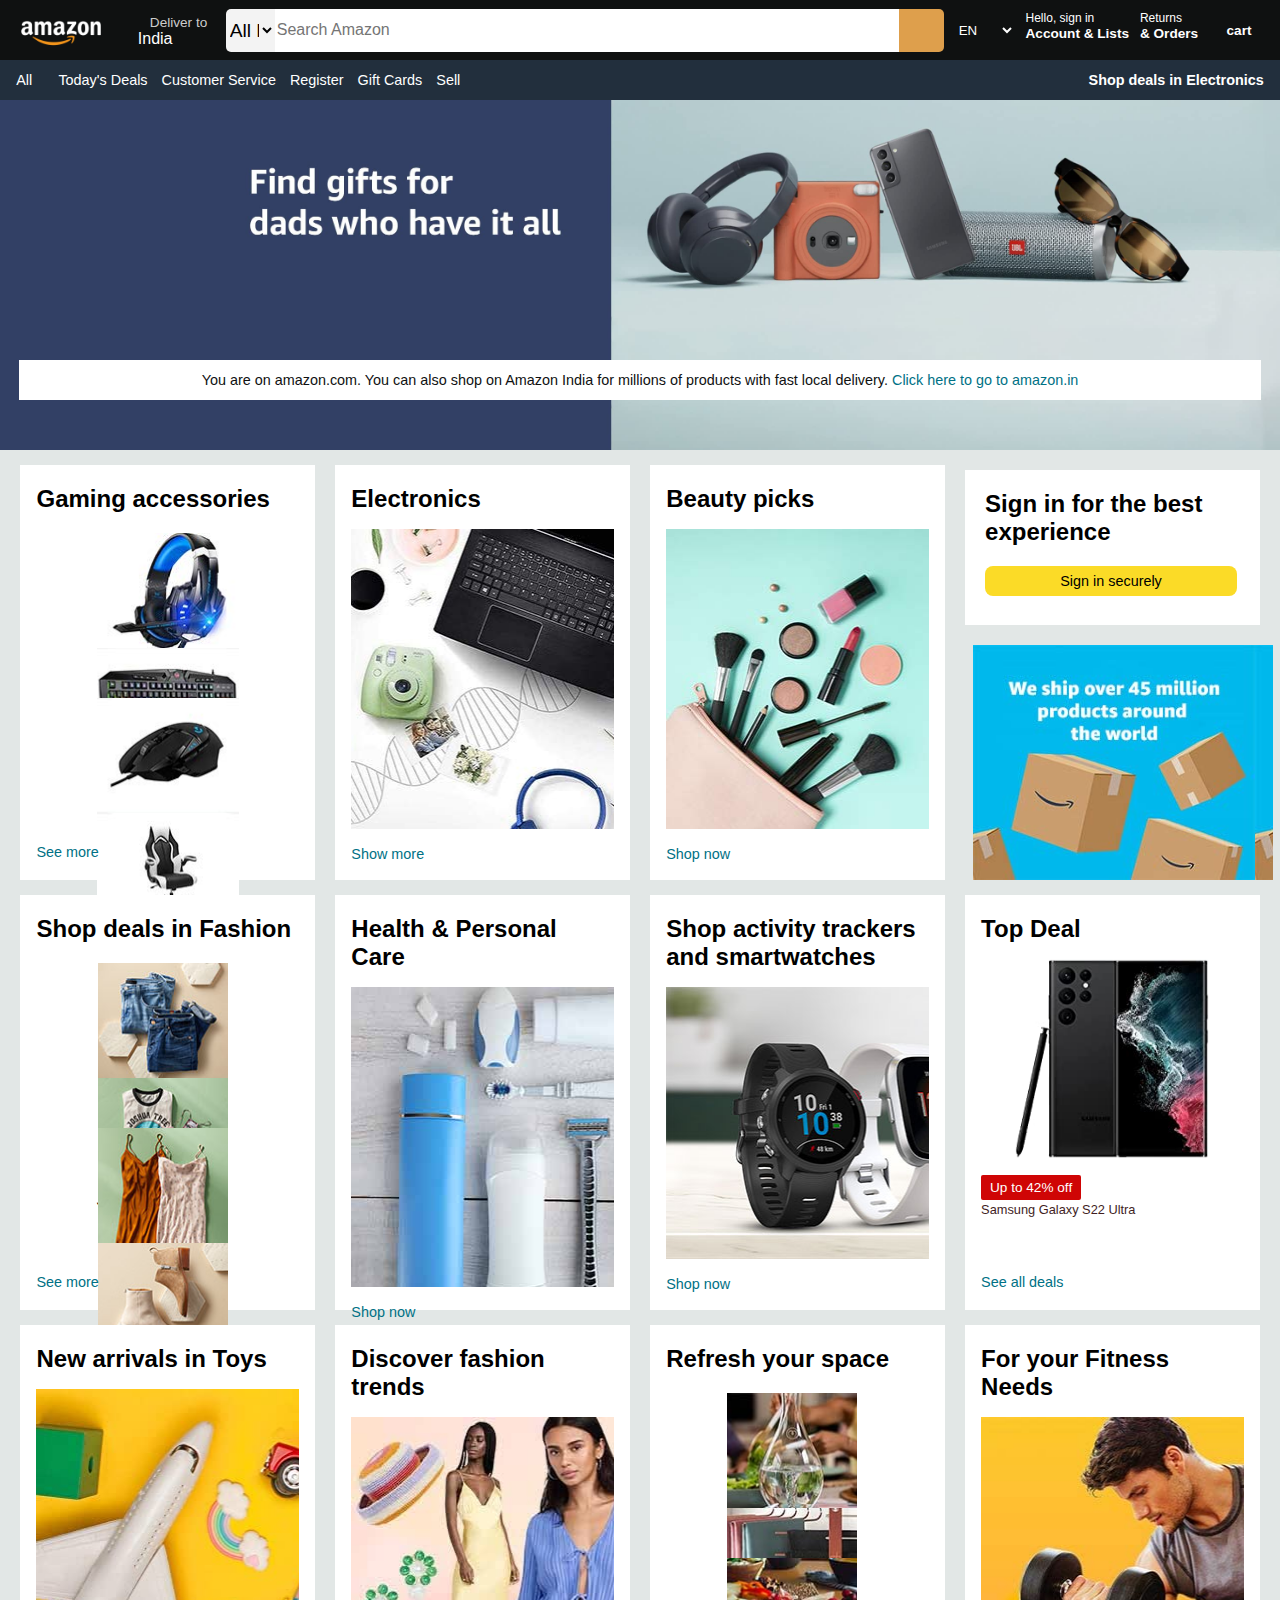
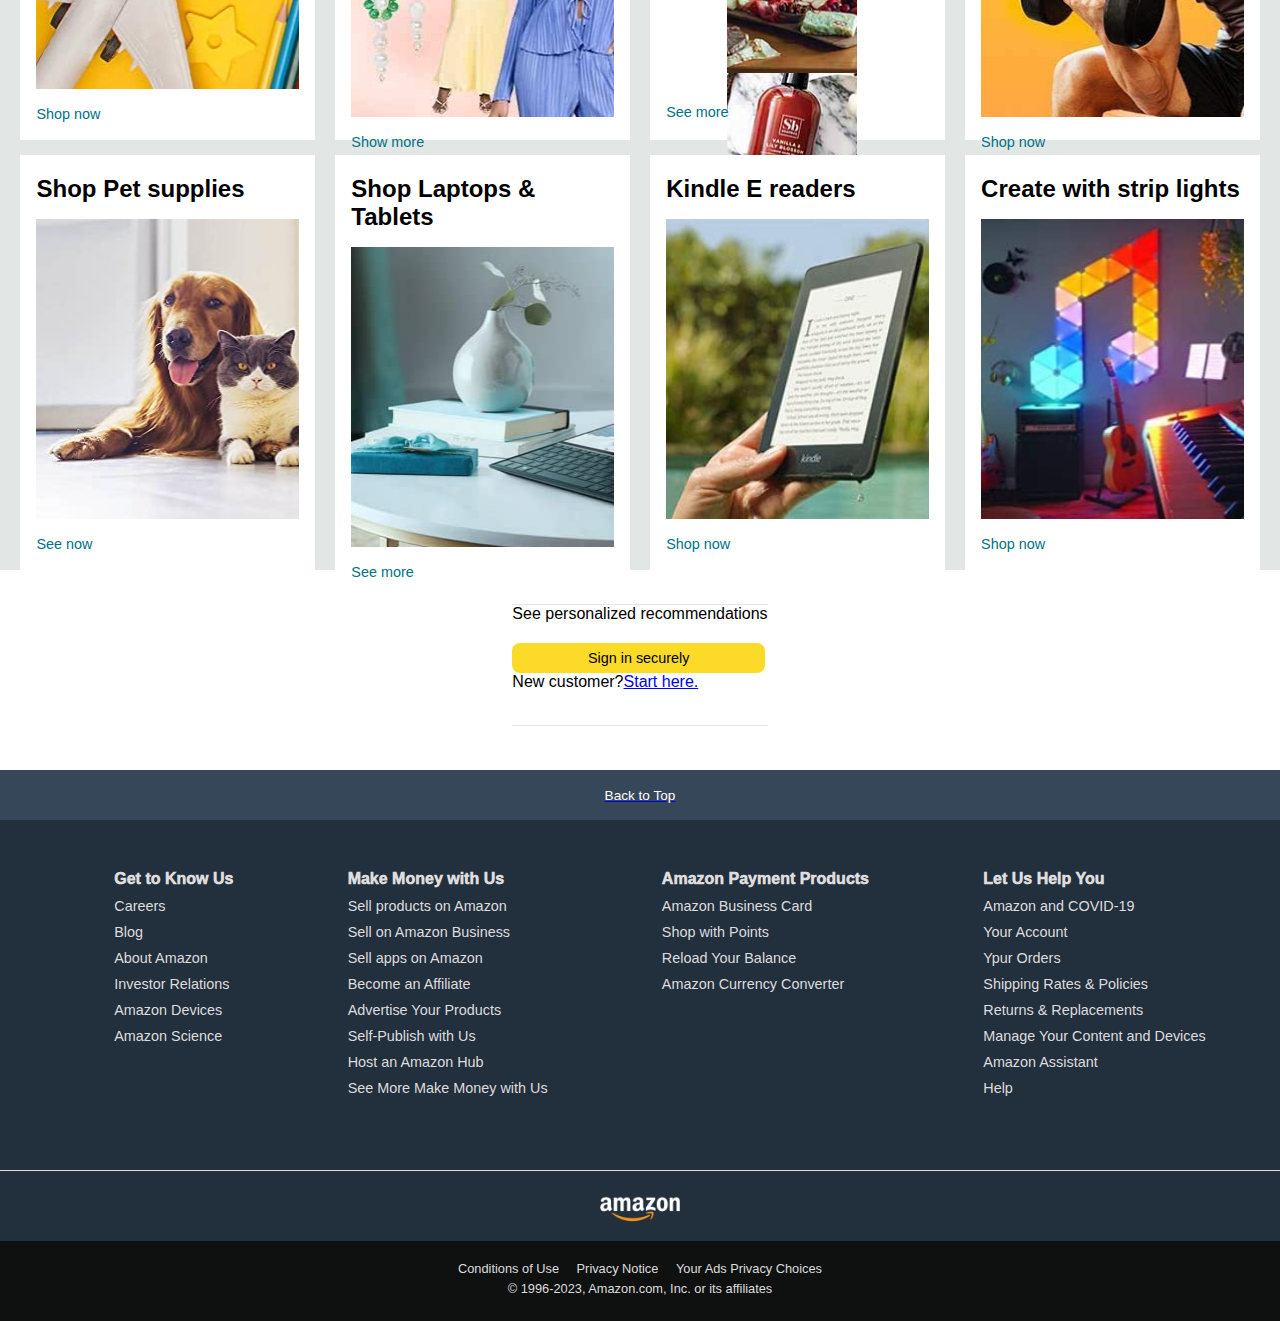
<file: index.html>
<!DOCTYPE html>
<html lang="en">
<head>
    <meta charset="UTF-8">
    <meta http-equiv="X-UA-Compatible" content="IE=edge">
    <meta name="viewport" content="width=device-width, initial-scale=1.0">
    <title>Amazon</title>
    <link rel="stylesheet" href="https://cdnjs.cloudflare.com/ajax/libs/font-awesome/6.4.0/css/all.min.css" integrity="sha512-iecdLmaskl7CVkqkXNQ/ZH/XLlvWZOJyj7Yy7tcenmpD1ypASozpmT/E0iPtmFIB46ZmdtAc9eNBvH0H/ZpiBw==" crossorigin="anonymous" referrerpolicy="no-referrer">
    <link rel="stylesheet" href="amazon.css">
</head>
<body>
    <header>
        <div class="navbar">
            <div class="nav-logo border">
                <div class="logo"></div>
            </div>
            <div class="nav-address border">
                <p class="deliver">Deliver to</p>
                <div class="add-icon">
                    <i class="fa-solid fa-location-dot"></i>
                    <p class="india">India</p>
                </div>
            </div>
            <div class="nav-search">
                <select class="search-select">
                    <option>All Departments</option>
                    <option>Arts&Crafts</option>
                    <option>Electronics</option>
                    <option>toys</option>
                    <option>home Decor</option>
                    <option>Baby</option>
                    <option>Women's Fashion</option>
                </select>
                <input placeholder="Search Amazon" class="search-input">
                <div class="search-icon">
                    <i class="fa-solid fa-magnifying-glass"></i>
                </div>
            </div>
            <div class="nav-country">
                <select class="country-search border">
                    <option><b>EN</b></option>
                    <option><b>IN</b></option>
                    <option><b>AG</b></option>
                    <option><b>PAK</b></option>
                    <option><b>AF</b></option>
                </select>
            </div>
            <div class="nav-signin border">
                <p><span>Hello, sign in</span></p>
                <p class="account">Account & Lists</p>
            </div>
            <div class="nav-return border">
                <p><span>Returns</span></p>
                <p class="account">& Orders</p>
            </div>
            <div class="nav-cart border">
                <i class="fa-solid fa-cart-shopping"></i>
                cart
            </div>
        </div>
        <div class="panel">
            <div class="panel-all border">
                <i class="fa-solid fa-bars"></i>
                All
            </div>
            <div class="panel-options">
                <p class="border">Today's Deals</p>
                <p class="border">Customer Service</p>
                <p class="border">Register</p>
                <p class="border">Gift Cards</p>
                <p class="border">Sell</p>
            </div>
            <div class="panel-deals border">
                Shop deals in Electronics
            </div>
        </div>
    </header>
    <div class="main">
        <div class="main-msg">
            <p>You are on amazon.com. You can also shop on Amazon India for millions of products with fast local delivery.<a class="link" href="#"> Click here to go to amazon.in</a></p>
        </div>
    </div>
    <div class="shop-section">
        <div class="box13 box">
            <div class="box-content">
                <h2>Gaming accessories</h2>
                <div class="box-small">
                    <a href="#"><div class="small" style="background-image: url(Headsets.jpg);"></div></a>
                    <a href="#"><div class="small" style="background-image: url(Keyboarda.jpg);"></div></a>
                    <div class="txt">Headsets</div>
                    <div class="txt">Keyboards</div>
                </div>
                <div class="box-small">
                    <a href="#"><div class="small" style="background-image: url(Mice.jpg);"></div></a>
                    <a href="#"><div class="small" style="background-image: url(Chairs.jpg);"></div></a>
                    <div class="txt">Computer Mice</div>
                    <div class="txt">Chairs</div>
                </div>
                <a class="link" href="#">See more</a>
            </div>
        </div>
        <div class="box4 box">
            <div class="box-content">
                <h2>Electronics</h2>
                <a href="#"><div class="box-img" style="background-image: url(electronics.jpg);"></div></a>
                <a class="link" href="#">Show more</a>
            </div>
        </div>
        <div class="box2 box">
            <div class="box-content">
                <h2>Beauty picks</h2>
                <a href="#"><div class="box-img" style="background-image: url(beauty.jpg);"></div></a>
                <a class="link" href="#">Shop now</a>
            </div>
        </div>
        <div class="box16 box one">
            <div class="box16-signin">
                <h2>Sign in for the best experience</h2>
                <div class="signin-msg"><a href="#">Sign in securely</a></div>
            </div>
            <div class="box16-img" style="background-image: url(amazon.jpg);"></div>
        </div>
        <div class="box14 box">
            <div class="box-content">
                <h2>Shop deals in Fashion</h2>
                <div class="box-small">
                    <a href="#"><div class="small" style="background-image: url(Jeans.jpg);"></div></a>
                    <a href="#"><div class="small" style="background-image: url(Tops.jpg);"></div></a>
                    <div class="txt1">Jeans under$50</div>
                    <div class="txt1">Tops under$25</div>
                </div>
                <div class="box-small">
                    <a href="#"><div class="small" style="background-image: url(Dresses.jpg);"></div></a>
                    <a href="#"><div class="small" style="background-image: url(Shoes.jpg);"></div></a>
                    <div class="txt1">Dress under$50</div>
                    <div class="txt1">Shoes under$30</div>
                </div>
                <a class="link" href="#">See more</a>
            </div>
        </div>
        <div class="box1 box">
            <div class="box-content">
                <h2>Health & Personal Care</h2>
                <a href="#"><div class="box-img" style="background-image: url(health.jpg);"></div></a>
                <a class="link" href="#">Shop now</a>
            </div>
        </div>
        <div class="box7 box">
            <div class="box-content">
                <h2>Shop activity trackers and smartwatches</h2>
                <a href="#"><div class="box-img" style="background-image: url(smartwatches.jpg);"></div></a>
                <a class="link" href="#">Shop now</a>
            </div>
        </div>
        <div class="box12 box">
            <div class="box-content">
                <h2>Top Deal</h2>
                <a href="#"><div class="box-img" style="background-image: url(top_deal.jpg);"></div></a>
                <div class="deal"><a href="#">Up to 42% off</a></div>
                <div class="deal-name"><a class="deal-name" href="#">Samsung Galaxy S22 Ultra</a></div>
                <div class="link2"><a class="link" href="#">See all deals</a></div>
            </div>
        </div>
        <div class="box3 box">
            <div class="box-content">
                <h2>New arrivals in Toys</h2>
                <a href="#"><div class="box-img" style="background-image: url(toys.jpg);"></div></a>
                <a class="link" href="#">Shop now</a>
            </div>
        </div>
        <div class="box5 box">
            <div class="box-content">
                <h2>Discover fashion trends</h2>
                <a href="#"><div class="box-img" style="background-image: url(fashion_trends.jpg);"></div></a>
                <a class="link" href="#">Show more</a>
            </div>
        </div>
        <div class="box14 box">
            <div class="box-content">
                <h2>Refresh your space</h2>
                <div class="box-small">
                    <a href="#"><div class="small" style="background-image: url(Dining.jpg);"></div></a>
                    <a href="#"><div class="small" style="background-image: url(Home.jpg);"></div></a>
                    <div class="txt">Dining</div>
                    <div class="txt">Home</div>
                </div>
                <div class="box-small">
                    <a href="#"><div class="small" style="background-image: url(Kitchen.jpg);"></div></a>
                    <a href="#"><div class="small" style="background-image: url(Health&beauty.jpg);"></div></a>
                    <div class="txt">Kitchen</div>
                    <div class="txt">Beauty</div>
                </div>
                <a class="link" href="#">See more</a>
            </div>
        </div>
        <div class="box6 box">
            <div class="box-content">
                <h2>For your Fitness Needs</h2>
                <a href="#"><div class="box-img" style="background-image: url(fitness.jpg);"></div></a>
                <a class="link" href="#">Shop now</a>
            </div>
        </div>
        <div class="box8 box">
            <div class="box-content">
                <h2>Shop Pet supplies</h2>
                <a href="#"><div class="box-img" style="background-image: url(pet_supplies.jpg);"></div></a>
                <a class="link" href="#">See now</a>
            </div>
        </div>
        <div class="box9 box">
            <div class="box-content">
                <h2>Shop Laptops & Tablets</h2>
                <a href="#"><div class="box-img" style="background-image: url(Laptops.jpg);"></div></a>
                <a class="link" href="#">See more</a>
            </div>
        </div>
        <div class="box10 box">
            <div class="box-content">
                <h2>Kindle E readers</h2>
                <a href=""><div class="box-img" style="background-image: url(kindle.jpg);"></div></a>
                <a class="link" href="#">Shop now</a>
            </div>
        </div>
        <div class="box11 box">
            <div class="box-content">
                <h2>Create with strip lights</h2>
                <a href="#"><div class="box-img" style="background-image: url(strip_lights.jpg);"></div></a>
                <a class="link" href="#">Shop now</a>
            </div>
        </div> 
    </div>
    <div class="box17">
        <div class="signin-box">
            <div class="signin-main">
                <p>See personalized recommendations</p>
                <div class="signin-msg"><a href="#">Sign in securely</a></div>
            </div>
            <div class="signup"><a class="new">New customer?</a><a href="#">Start here.</a></div>
        </div>
    </div>
    <footer>
        <a href="#"><div class="foot-panel1">Back to Top</div></a>
        <div class="foot-panel2">
            <ul>
                <p>Get to Know Us</p>
                <a href="#">Careers</a>
                <a href="#">Blog</a>
                <a href="#">About Amazon</a>
                <a href="#">Investor Relations</a>
                <a href="#">Amazon Devices</a>
                <a href="#">Amazon Science</a>
            </ul>
            <ul>
                <p>Make Money with Us</p>
                <a href="#">Sell products on Amazon</a>
                <a href="#">Sell on Amazon Business</a>
                <a href="#">Sell apps on Amazon</a>
                <a href="#">Become an Affiliate</a>
                <a href="#">Advertise Your Products</a>
                <a href="#">Self-Publish with Us</a>
                <a href="#">Host an Amazon Hub</a>
                <a href="#">See More Make Money with Us</a>
            </ul>
            <ul>
                <p>Amazon Payment Products</p>
                <a href="#">Amazon Business Card</a>
                <a href="#">Shop with Points</a>
                <a href="#">Reload Your Balance</a>
                <a href="#">Amazon Currency Converter</a>
            </ul>
            <ul>
                <p>Let Us Help You</p>
                <a href="#">Amazon and COVID-19</a>
                <a href="#">Your Account</a>
                <a href="#">Ypur Orders</a>
                <a href="#">Shipping Rates & Policies</a>
                <a href="#">Returns & Replacements</a>
                <a href="#">Manage Your Content and Devices</a>
                <a href="#">Amazon Assistant</a>
                <a href="#">Help</a>
            </ul>
        </div>
        <div class="foot-panel3">
            <div class="logo"></div>
        </div>
        <div class="foot-panel4">
            <div class="pages">
                <a href="#">Conditions of Use</a> 
                <a href="#">Privacy Notice</a> 
                <a href="#">Your Ads Privacy Choices</a>                                                                                   
            </div>
            <div class="copyright">
                © 1996-2023, Amazon.com, Inc. or its affiliates
            </div>
        </div>
    </footer>
</body>
</html>
</file>
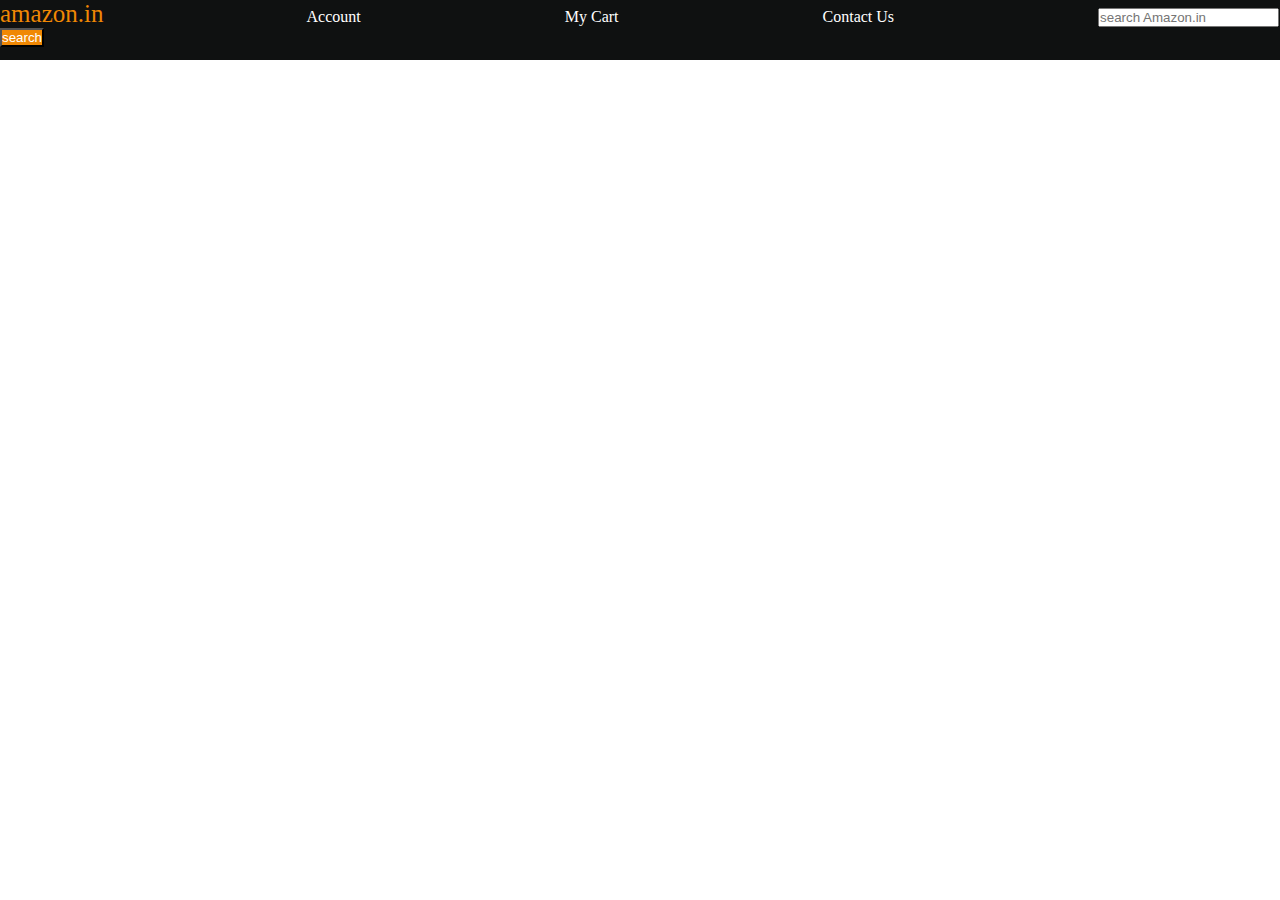
<file: nav bar.html>
<!DOCTYPE html>
<html lang="en">
<head>
    <meta charset="UTF-8">
    <meta http-equiv="X-UA-Compatible" content="IE=edge">
    <meta name="viewport" content="width=device-width, initial-scale=1.0">
    <title>Navbart</title>
    <link rel="stylesheet" href="nav bar.css">
</head>
<body>
    <div id="navbar">
        <a id="logo">amazon.in</a>
        <a href="#">Account</a>
        <a href="#">My Cart</a>
        <a href="#">Contact Us</a>
        <input placeholder="search Amazon.in">
        <button>search</button>     
    </div>
</body>
</html>
</file>
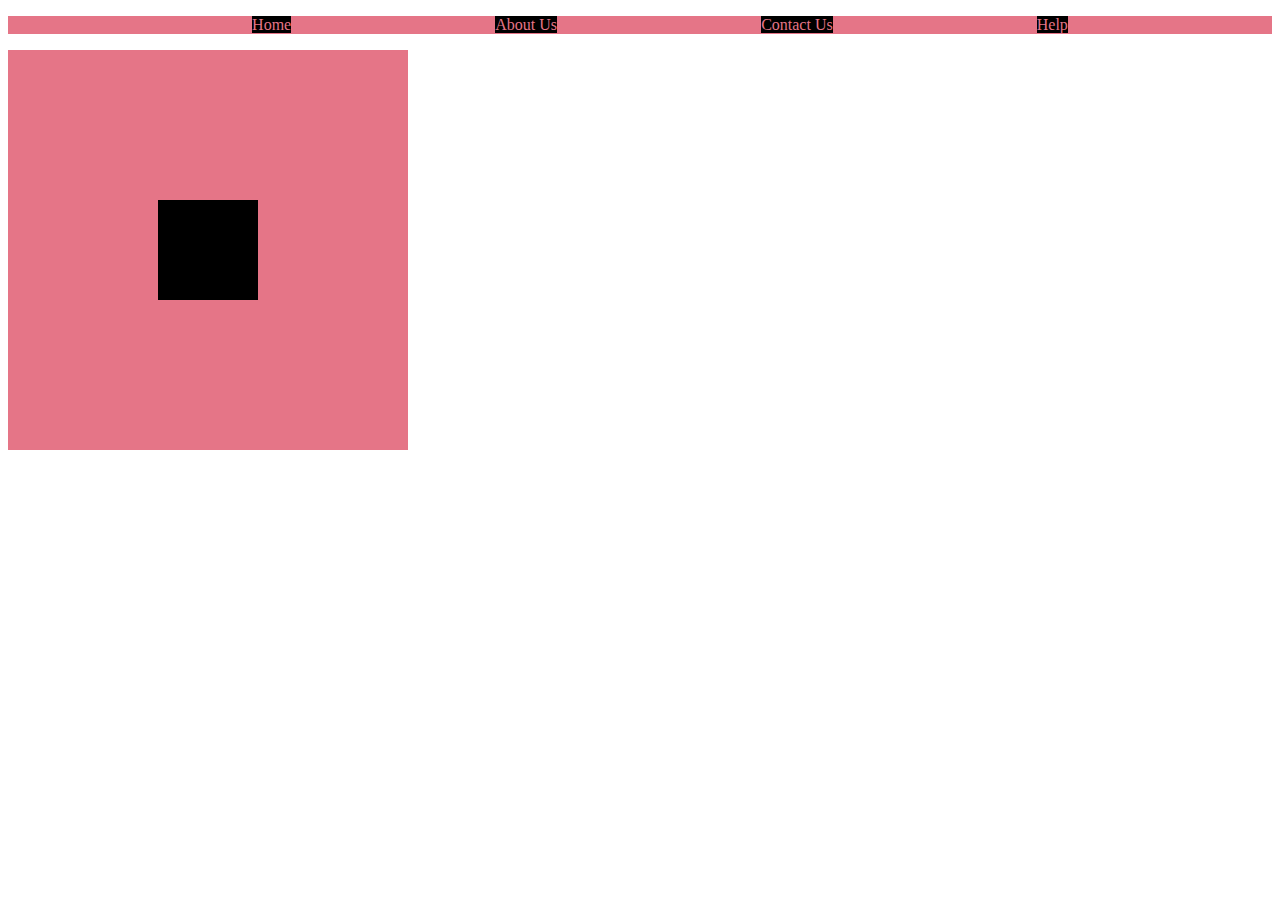
<file: nav_bar.html>
<!DOCTYPE html>
<html lang="en">
<head>
    <meta charset="UTF-8">
    <meta http-equiv="X-UA-Compatible" content="IE=edge">
    <meta name="viewport" content="width=device-width, initial-scale=1.0">
    <title>Document</title>
    <link rel="stylesheet" href="nav_bar.css">
</head>
<body>
    <ul class="navbar">
        <li><a href="#">Home</a></li>
        <li><a href="#">About Us</a></li>
        <li><a href="#">Contact Us</a></li>
        <li><a href="#">Help</a></li>
    </ul> 
    <div class="outer">
        <div class="inner">
        </div>
    </div>
</body>
</html>
</file>
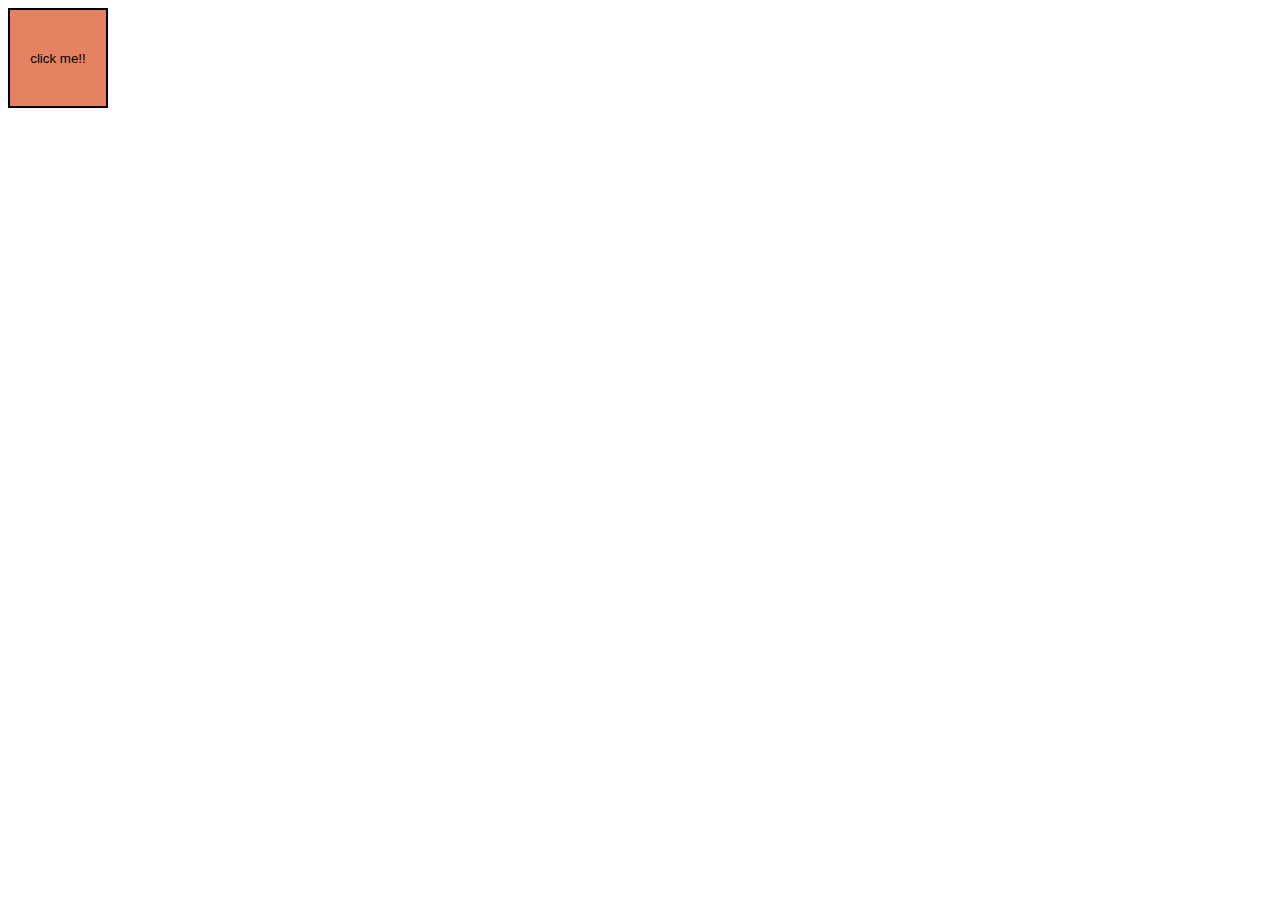
<file: practice.html>
<!DOCTYPE html>
<html lang="en">
<head>
    <meta charset="UTF-8">
    <meta http-equiv="X-UA-Compatible" content="IE=edge">
    <meta name="viewport" content="width=device-width, initial-scale=1.0">
    <title>Document</title>
    <link rel="stylesheet" href="practice.css">
</head>
<body>
    <button>click me!!</button>
</body>
</html>
</file>
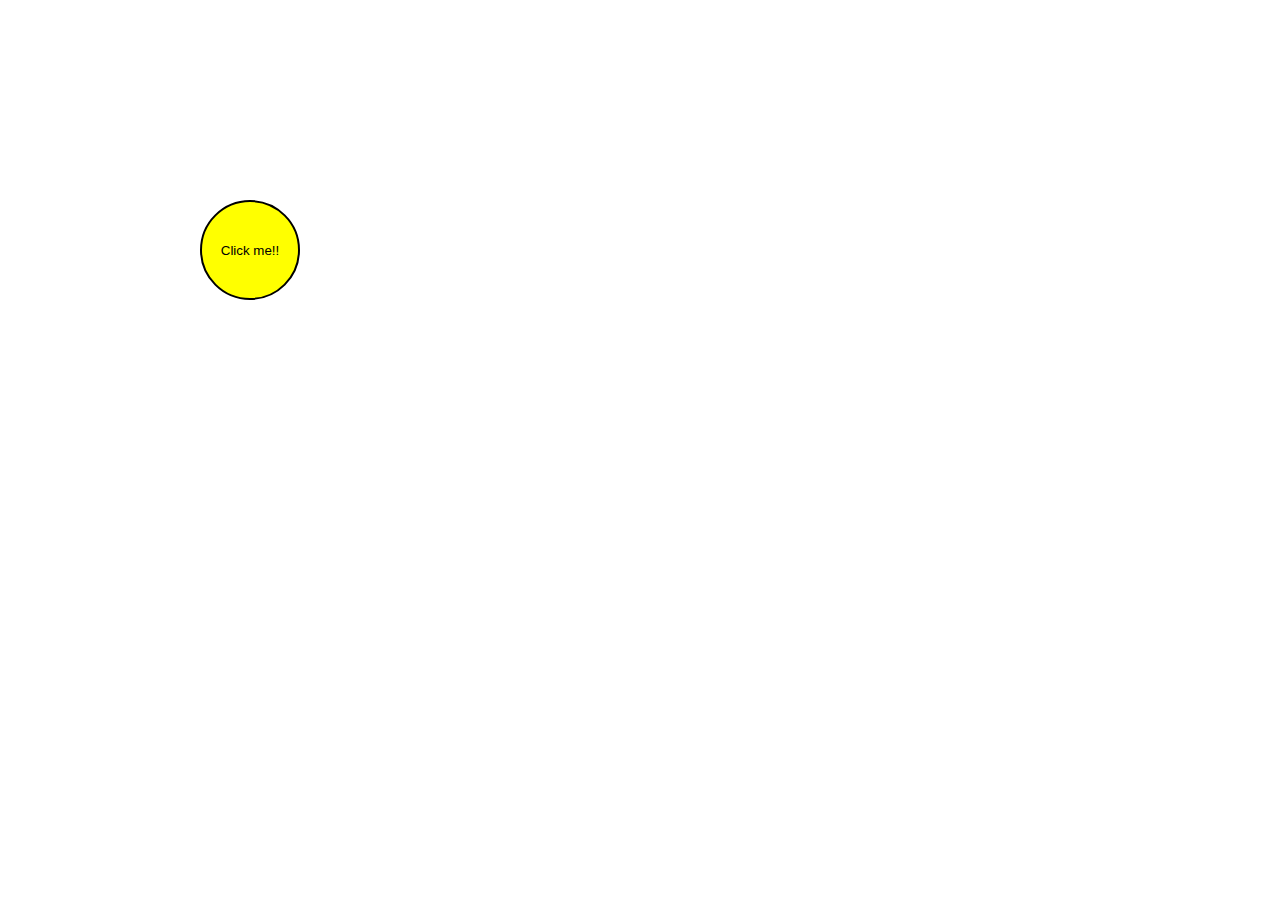
<file: practice1.html>
<!DOCTYPE html>
<html lang="en">
<head>
    <meta charset="UTF-8">
    <meta http-equiv="X-UA-Compatible" content="IE=edge">
    <meta name="viewport" content="width=device-width, initial-scale=1.0">
    <title>Document</title>
    <link rel="stylesheet" href="practice1.css">
</head>
<body>
    <button>Click me!!</button>
</body>
</html>
</file>
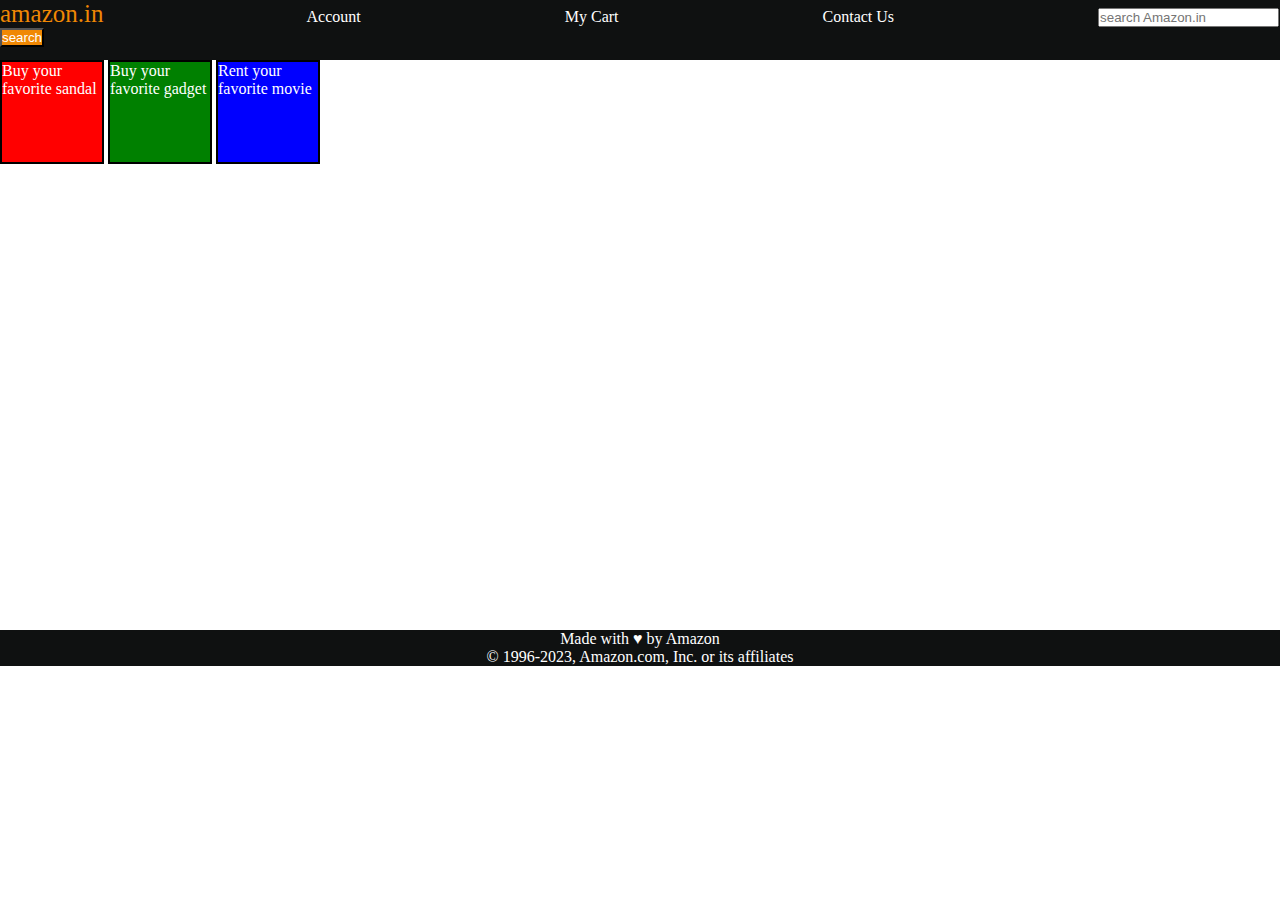
<file: webpagesample.html>
<!DOCTYPE html>
<html lang="en">
<head>
    <meta charset="UTF-8">
    <meta http-equiv="X-UA-Compatible" content="IE=edge">
    <meta name="viewport" content="width=device-width, initial-scale=1.0">
    <title>Document</title>
    <link rel="stylesheet" href="webpagesample.css">
</head>
<body>
    <header>    
        <div id="navbar">
            <a id="logo">amazon.in</a>
            <a href="#">Account</a>
            <a href="#">My Cart</a>
            <a href="#">Contact Us</a>
            <input placeholder="search Amazon.in">
            <button>search</button>     
        </div>
    </header>
    <div id="content">
        <div class="contentBox" style="background-color: red;">Buy your favorite sandal</div>
        <div class="contentBox" style="background-color: green;">Buy your favorite gadget</div>
        <div class="contentBox" style="background-color: blue;">Rent your favorite movie</div>
    </div>
    <footer>
        Made with &hearts; by Amazon <br>
        &#169; 1996-2023, Amazon.com, Inc. or its affiliates
    </footer>
</body>
</html>
</file>
<file: amazon.css>
* {
    margin: 0;
    font-family: Arial;
    border:border-box;
}
.navbar {
    height: 60px;
    background-color: #0f1111;
    color: white;
    display: flex;
    justify-content: space-evenly;
    align-items: center;
}
.nav-logo{
    height: 50px;
    width: 113px;
}
.logo {
    background-image: url("amazon_logo.png");
    background-size: cover;
    background-repeat: no-repeat;
    height: 50px;
    width: 100%;
}
.border:hover {
    border: 1px solid white;
    border-radius: 2px;
}
.deliver {
    color: #cccccc;
    font-size: 0.85rem;
    margin-left: 15px;
    margin-top: 10px;
}

.india {
    color: white;
    font-size: 1rem;
    margin-left: 3px;
}
.add-icon {
    display: flex;  
    align-content: center;
}
.nav-address {
    height: 50px;
    width: 80px;
}
.nav-search {
    display: flex;
    justify-content: center;
    
}
.nav-search:hover{
    border: 3.5px solid #de9f4c;
    border-radius: 5px;
}
.search-input{
    width: 620px;
    font-size: 1rem;
    border: none;
}
.search-icon{
    display: flex;
    justify-content: center;
    align-items: center;
    font-size: 1.25rem;
    color: #0f1111;
    background-color: #de9f4c;
    height: 43px;
    width: 45px;
    border-top-right-radius: 5px;
    border-bottom-right-radius: 5px;
}
.search-select{
    background-color: #f3f3f3;
    font-size: 1.2rem;
    width: 49px;
    text-align: center;
    border-top-left-radius: 5px;
    border-bottom-left-radius: 5px;
    border: none;
}
.country-search {
    background-color: #0f1111;
    color: white;
    text-decoration: solid;
    height: 50px;
    width: 60px;
    border: none;
}
.nav-signin{
    margin-top: 5px;
    height: 50px;
}
span{
    font-size: 0.75rem;
}
.account{
    font-size: 0.85rem;
    font-weight: 700;
}
.nav-return{
    margin-top: 5px;
    height: 50px;
}
.nav-cart i{
    font-size: 1.6rem;
}
.nav-cart{  
    display: flex;
    justify-content: center;
    align-items: center;
    height: 50px;
    width: 60px;
    font-size: 0.85rem;
    font-weight: 700;
}
.panel{
    height: 40px;
    background-color: #222f3d;
    display: flex;
    color: white;
    align-items: center;
    justify-content: space-evenly;
    font-size: 0.9rem;
}
.panel-options p{
    display: inline;
    margin-left: 10px;
}
.panel-options{
    width: 80%;
}
.panel-deals{
    font-weight: 600;
}

/**main section**/
.main{
    background-image: url(cover.jpg);
    background-size: cover;
    height: 350px;
    display: flex;
    justify-content: center;
    align-items: flex-end;
}
.main-msg{
    background-color: white ;
    color: #0f1111;
    height: 40px;
    display: flex;
    align-items: center;
    justify-content: center;
    font-size: 0.9rem;
    width: 97%;
    margin-bottom: 50px;
}
.link{
    color: #007185;
    text-decoration: none;
    font-size: 0.9rem;
}
.link:hover{
    color: #de9f4c;
    text-decoration: underline;
}
/**shop section**/
.shop-section{
    display: flex;
    flex-wrap: wrap;
    justify-content: space-evenly;
    background-color:  #e2e7e6;
}
.box{
    height: 380px;
    width: 23%;
    background-color:white ;
    padding: 20px 0px 15px;
    margin-top: 15px;
}
.box-img {
    height: 300px;
    margin-top: 1rem;
    margin-bottom: 1rem;
}
.box-content {
    margin-left: 1rem;
    margin-right: 1rem;
}
.box4 .box-img {
    background-position: center;
}
.box10 .box-img {
    background-repeat: no-repeat;
    background-size: cover;
}
.box7 .box-img {
    height: 272px;
}
.box12 .box-img {
    background-repeat: no-repeat;
    background-position: center;
    height: 200px;
    background-size: contain;
}
.box12 .link {
    margin-top: 50px;
}
.deal {
    font-size: 0.85rem;
    background-color: rgb(207, 5, 5);
    height: 25px;
    width: 100px;
    display: flex;
    justify-content: center;
    align-items: center;
    border-radius: 2px;
}
.deal a {
    color: white;
    text-decoration: none;
}
.deal-name a {
    font-size: 0.8rem;
    color: rgb(65, 30, 30);
    text-decoration: none;
}
.box12 .box-content .link2 {
    height: 72px;
    display: flex;
    align-items: end;
}

.box-small {
    display: flex;
    flex-wrap: wrap;
    justify-content: space-evenly;
    height: 145px;
    margin-top: 20px;
}

.small {
    display: flex;
    height: 115px;
    width: 142px;
    background-size: cover;
    background-repeat: no-repeat;
    background-position: center;
}
.txt {
    margin-right: 80px;
    font-size: 0.8rem;
    margin-bottom: 10px;
}

.box14 .small {
    width: 130px;
    margin-right: 10px;
}

.box14 .box-small .txt {
    margin-right: 100px;
}
.txt1 {
   font-size: 0.8rem;
   margin-right: 50px;
}
.one {
    background-color:  #e2e7e6;
    margin-top: 0px;
}
.box16-img{
    height: 235px;
    width: 300px;
    display: flex;
    margin-left: 0.5rem;
    background-size: contain;
}
.box16-signin {
    height: 120px;
    background-color: white;
    margin-bottom: 20px;
    padding: 20px 20px 15px;
}
.signin-msg {
    display: flex;
    justify-content: center;
    align-items: center;
    height: 30px;
    width: 99%;
    background-color: rgb(251, 219, 39);
    margin-top: 20px;
    border-radius: 8px;
}
.signin-msg:hover {
    background-color: rgb(220, 189, 33);
}
.signin-msg a {
    font-size: 0.9rem;
    text-decoration: none;
    color: black;
}

.box17 {
    height: 150px;
    background-color: white;
    display: flex;
    align-items: center;
    justify-content: center;
}

.signin-box {
    height: 120px;
    border-top: 1px solid #e2e7e6;
    border-bottom: 1px solid  #e2e7e6;
    margin-top: 40px;
    border-width: 100%;
}

.signup {
}

/**footer**/

footer{
    margin-top: 50px;
}
.foot-panel1 {
    background-color: #37475a;
    color: white;
    text-decoration: none;
    height: 50px;
    display: flex;
    justify-content: center;
    align-items: center;
    font-size: 0.85rem;
}

.foot-panel1:hover {
    background-color: #46515e;
    text-decoration: none;
}

.foot-panel2 {
    background-color: #222f3d;
    color: #dddddd;
    height: 350px;
    display: flex;
    justify-content: space-evenly;
}

ul a {
    margin-top: 10px;
    display: block;
    font-size: 0.9rem;
    color: #dddddd;
    text-decoration: none;
}
a:hover {
    text-decoration: underline;
}
ul p {
    margin-top: 50px;
    font-weight: 1000;
}

.foot-panel3 {
    background-color: #222f3d;
    color: #dddddd;
    border-top: 0.5px solid #dddddd;
    height: 70px;
    display: flex;
    justify-content: center;
    align-items: center;
}

.logo {
    background-image: url("amazon_logo.png");
    background-size: cover;
    height: 50px;
    width: 100px;
}

.foot-panel4 {
    background-color: #0f1111;
    color: #dddddd;
    height: 80px;
    font-size: 0.8rem;
    text-align: center;
}

.pages a{
    color: #dddddd;
    text-decoration: none;
    margin-inline: 7px;  
}

.pages a:hover {
    text-decoration: underline;
}
.pages{
    padding-top: 20px;
}

.copyright {
    padding-top: 5px;
}
</file>
<file: nav bar.css>
*{
    padding: 0;
    margin:0;
    color: white;
}
#navbar {
    height: 60px;
    background-color: #0f1111;
}
button {
    background-color: #f08804;
}
#logo{
    color:#f08804 ;
    font-size: 25px;
}
a{
    margin-right: 200px;
    text-decoration: none;
}
input {
    color: black;
}
</file>
<file: nav_bar.css>
.navbar{
    background-color:rgb(229, 117, 135);
    display: flex;
    justify-content: space-evenly;
}

a{
    text-decoration: none;
    color: rgb(229, 117, 135);
    background-color: black;
}

li {
    list-style-type: none;
}
.outer{
    height: 400px;
    width: 400px;
    background-color: rgb(229, 117, 135);
    display: flex;
    justify-content: center;
    align-items: center;
}
.inner{
    height: 100px;
    width: 100px;
    display: flex;
    background-color: black;
}
@media(max-width:320px){
    a{
        font-size: small;
    }
    .outer{
        height: 50%;
        width: 50%;
    }
}
@media(width:425px){
    a{
        font-size: small;
    }
    .outer{
        height: 50%;
        width: 50%;
    }
}
</file>
<file: practice.css>
button{
    height: 100px;
    width: 100px;
    background-color: rgb(228, 130, 97);
    border: 2px solid black;
    transition-property: all;
    transition-duration: 1s;
}
button:hover {
    background-color: rgb(225, 101, 60);
    color: aliceblue;
}
button:active {
    background-color: black;
    color: white;
}
</file>
<file: practice1.css>
button{
    height: 100px;
    width: 100px;
    background-color: yellow;
    border: 2px solid black;
    border-radius: 50%;
    position: absolute;
    top: 200px;
    left: 200px;
    animation-name: Animate;
    animation-duration: 2s;
    animation-timing-function: ease-in;
    animation-delay: 0s;
    animation-iteration-count: infinite;
    animation-direction: normal;
}
@keyframes Animate {
   0% {
        left: 0px;
        background-color: yellow;
    }
    50%{
        background-color: blueviolet;
        color: pink;
    }
    100%{
        left: 200px;
        background-color: red;
        color: white;
    }
}
/*button:hover {
   
}*/
button:active {
    background-color: black;
    color: white;
}
</file>
<file: webpagesample.css>
*{
    padding: 0;
    margin:0;
    color: white;
}
#navbar {
    height: 60px;
    background-color: #0f1111;
}
button {
    background-color: #f08804;
}
#logo{
    color:#f08804 ;
    font-size: 25px;
}
a{
    margin-right: 200px;
    text-decoration: none;
}
input {
    color: black;
}
.contentBox {
    height:100px;
    width: 100px;
    border: 2px solid black;
    display: inline-block;
}
#content{
    height: 570px;
}
footer{
    color:white;
    background-color: #0f1111;
    text-align: center;
}
</file>
